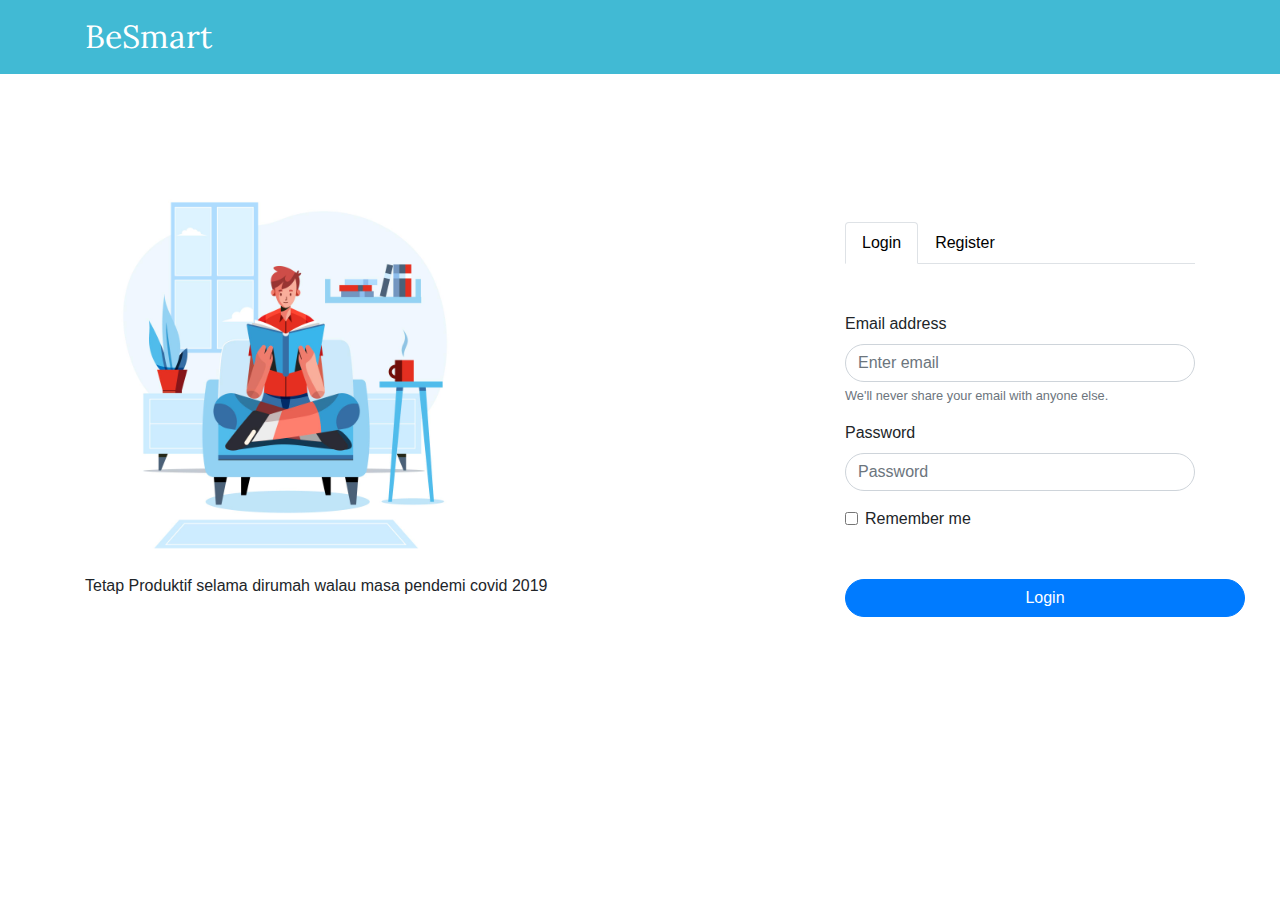
<file: index.html>
<!doctype html>
<html lang="en">
  <head>
    <!-- Required meta tags -->
    <meta charset="utf-8">
    <meta name="viewport" content="width=device-width, initial-scale=1, shrink-to-fit=no">

    <!-- Bootstrap CSS -->
    <link rel="stylesheet" href="https://maxcdn.bootstrapcdn.com/bootstrap/4.0.0/css/bootstrap.min.css" integrity="sha384-Gn5384xqQ1aoWXA+058RXPxPg6fy4IWvTNh0E263XmFcJlSAwiGgFAW/dAiS6JXm" crossorigin="anonymous">


    <!-- Style CSS -->
    <link rel="stylesheet" href="Asset/css/main.css" type="text/css">



    <!-- Font -->
    <link rel="preconnect" href="https://fonts.googleapis.com">
    <link rel="preconnect" href="https://fonts.gstatic.com" crossorigin>
    <link href="https://fonts.googleapis.com/css2?family=Lora&family=Montserrat&display=swap" rel="stylesheet">



    <title>Login | BeSmart</title>
  </head>
  <body>
    

    <!-- Navbar -->
    <nav class="navbar navbar-expand-lg">
        <div class="container">
        <a class="navbar-brand text-white" href="/">
            BeSmart
        </a>
        <button class="navbar-toggler" type="button" data-toggle="collapse" data-target="#navbarNav" aria-controls="navbarNav" aria-expanded="false" aria-label="Toggle navigation">
          <span class="navbar-toggler-icon"></span>
        </button>
    </div>
      </nav>
    <!-- Akhir Navbar -->

    <!-- Content -->

    <div class="container">
      <div class="row d-flex justify-content-between">
        <div class="col-8">
          <img src="Asset/img/ui.jpg" class="img-fluid" style="width: 400px; height: 400px;" alt="">
          <p>Tetap Produktif selama dirumah walau masa pendemi covid 2019 </p>
        </div>
        <div class="col-4 mt-5">
          <ul class="nav nav-tabs" id="myTab" role="tablist">
            <li class="nav-item">
              <a class="nav-link active" style="color: black;" style="font-family: 'Montserrat';" id="home-tab" data-toggle="tab" href="#home" role="tab" aria-controls="home" aria-selected="true">Login</a>
            </li>
            <li class="nav-item">
              <a class="nav-link float-right" style="color: black;" id="profile-tab" data-toggle="tab" href="#profile" role="tab" aria-controls="profile" aria-selected="false">Register</a>
            </li>
          </ul>


          <div class="tab-content" id="myTabContent">
            <div class="tab-pane fade show active" id="home" role="tabpanel" aria-labelledby="home-tab">
              <form>
                <div class="form-group mt-5">
                  <label for="exampleInputEmail1">Email address</label>
                  <input type="email" class="form-control" id="exampleInputEmail1" aria-describedby="emailHelp" placeholder="Enter email">
                  <small id="emailHelp" class="form-text text-muted">We'll never share your email with anyone else.</small>
                </div>
                <div class="form-group">
                  <label for="exampleInputPassword1">Password</label>
                  <input type="password" class="form-control" id="exampleInputPassword1" placeholder="Password">
                </div>
                <div class="form-check">
                  <input type="checkbox" class="form-check-input" id="exampleCheck1">
                  <label class="form-check-label" for="exampleCheck1">Remember me</label>
                </div>
                <a href="home.html" class="btn btn-primary btn-login mt-5">Login</a>
              </form>
            </div>


            <div class="tab-pane fade" id="profile" role="tabpanel" aria-labelledby="profile-tab">
              <form>
                <div class="form-group mt-5">
                  <label for="username">Username</label>
                  <input type="text" class="form-control" id="username" placeholder="Username">
                </div>
                <div class="form-group">
                  <label for="exampleInputEmail1">Email address</label>
                  <input type="email" class="form-control" id="exampleInputEmail1" aria-describedby="emailHelp" placeholder="Enter email">
                  <small id="emailHelp" class="form-text text-muted">We'll never share your email with anyone else.</small>
                </div>
                <div class="form-group">
                  <label for="exampleInputPassword1">Password</label>
                  <input type="password" class="form-control" id="exampleInputPassword1" placeholder="Password">
                </div>
                <div class="form-check">
                  <input type="checkbox" class="form-check-input" id="exampleCheck1">
                  <label class="form-check-label" for="exampleCheck1">Remember me</label>
                </div>
                <a href="" class="btn btn-primary btn-login mt-5">Register</a>
              </form>
            </div>
          </div>
      </div>
    </div>
    </div>

    <!-- Akhir Content -->

  


   




















    <!-- Optional JavaScript -->
    <!-- jQuery first, then Popper.js, then Bootstrap JS -->
    <script src="https://code.jquery.com/jquery-3.2.1.slim.min.js" integrity="sha384-KJ3o2DKtIkvYIK3UENzmM7KCkRr/rE9/Qpg6aAZGJwFDMVNA/GpGFF93hXpG5KkN" crossorigin="anonymous"></script>
    <script src="https://cdnjs.cloudflare.com/ajax/libs/popper.js/1.12.9/umd/popper.min.js" integrity="sha384-ApNbgh9B+Y1QKtv3Rn7W3mgPxhU9K/ScQsAP7hUibX39j7fakFPskvXusvfa0b4Q" crossorigin="anonymous"></script>
    <script src="https://maxcdn.bootstrapcdn.com/bootstrap/4.0.0/js/bootstrap.min.js" integrity="sha384-JZR6Spejh4U02d8jOt6vLEHfe/JQGiRRSQQxSfFWpi1MquVdAyjUar5+76PVCmYl" crossorigin="anonymous"></script>
  </body>
</html>
</file>
<file: Asset/css/main.css>
.navbar {
    background: #41BAD4;
    margin-bottom: 100px;
}
.navbar-brand {
    font-family: 'Lora';
    font-size: 32px;
    font-weight: 400;
    font-style: bold;
}
.form-control {
    border-radius: 20px 20px 20px 20px;
}
.btn-login, .btn-soal-latihan, .btn-submit-tugas, .btn-update-biodata {
    box-shadow: 1px 2px 3px 3px;
    width: 400px;
    border-radius: 20px 20px 20px 20px;
}
.tab-content {
    margin-bottom: 200px;
}

.img-user {
    margin-top: 30px;
}
.name-user{
    margin-top: 40px;
    margin-left: 10px;
}

.title-news, .title-task, .kelas, .kurikulum {
    font-family: 'Lora';
    font-size: 22px;
    margin-top: 60px;
    margin-bottom: 20px;
}
.list-materi {
    font-family: 'Montserrat';
    font-size: 14px;
}

.table-kelas, .table-task, .box-materi, .box-status{
    box-sizing: border-box;
    box-shadow: 0px 5px 5px 0px;
    border: 1px solid white;
}

.nav-item a {
    color: white;
}
.matematika, .teman, .biodata-title, .settings {
    margin-left: -90px;
    font-family: 'Lora';
    font-weight: 400;
}
.biodata-user {
    margin-top: 60px;
    text-align: center;
}
.form-biodata-user {
    margin-top: 10px;
    margin-left: 30px;
}

.box-materi {
    padding: 2px;
    padding-bottom: 20px;
    padding-top: 20px;
    padding-left: 10px;
    padding-right: 20px;

}
.btn-soal-latihan {
    margin-top: 30px;
}
.kuis, .tugas {
    margin-top: 80px;
}
.materi, .quiz, .status {
    width: 500px;
    box-shadow: 0px 0px 2px 2px;
    font-family: 'Montserrat';
    padding-top: 10px;
}
.footer {
    margin-top: 600px;
}
.laport-belajar {
    margin-top: 80px;
}
</file>
